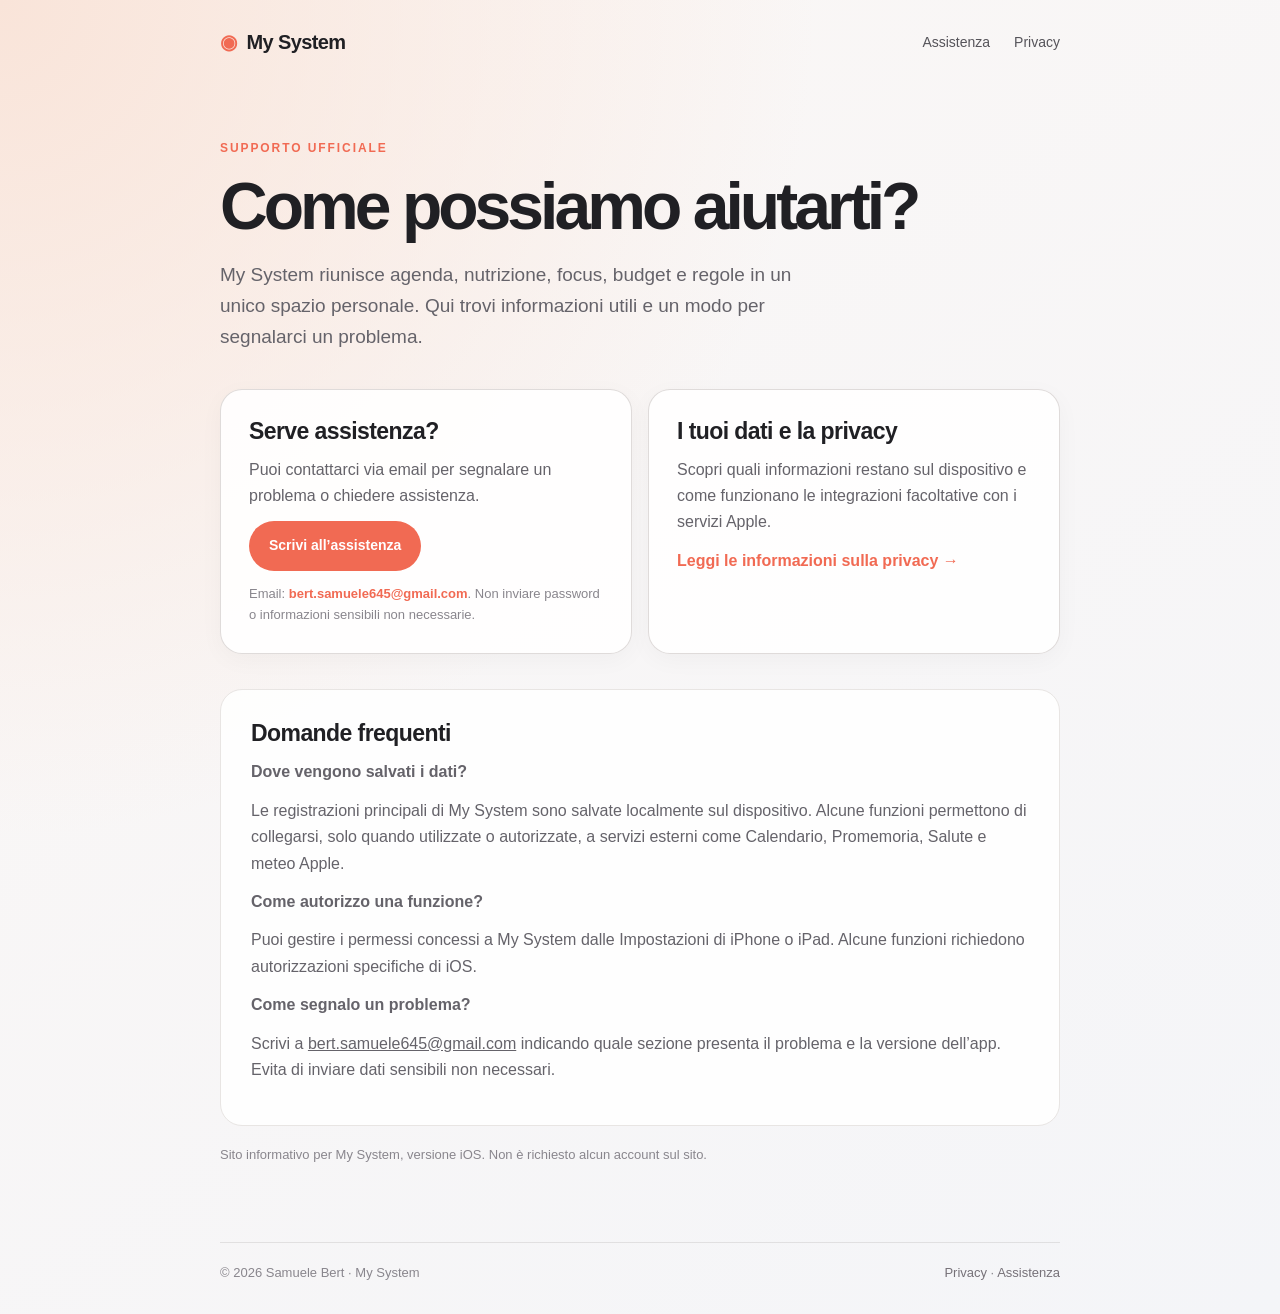
<file: index.html>
<!doctype html><html lang="it"><head><meta charset="utf-8"><meta name="viewport" content="width=device-width,initial-scale=1"><meta name="description" content="Assistenza e informazioni per My System, l'app per agenda, nutrizione, focus, budget e regole."><title>Assistenza · My System</title><link rel="stylesheet" href="style.css"></head><body><nav><a class="brand" href="./">My System</a><div class="links"><a href="./" aria-current="page">Assistenza</a><a href="privacy.html">Privacy</a></div></nav><main><span class="eyebrow">Supporto ufficiale</span><h1>Come possiamo aiutarti?</h1><p class="lead">My System riunisce agenda, nutrizione, focus, budget e regole in un unico spazio personale. Qui trovi informazioni utili e un modo per segnalarci un problema.</p><div class="cards"><article class="card"><h2>Serve assistenza?</h2><p>Puoi contattarci via email per segnalare un problema o chiedere assistenza.</p><p><a class="button" href="mailto:bert.samuele645@gmail.com?subject=Assistenza%20My%20System">Scrivi all’assistenza</a></p><p class="subtle">Email: <a href="mailto:bert.samuele645@gmail.com">bert.samuele645@gmail.com</a>. Non inviare password o informazioni sensibili non necessarie.</p></article><article class="card"><h2>I tuoi dati e la privacy</h2><p>Scopri quali informazioni restano sul dispositivo e come funzionano le integrazioni facoltative con i servizi Apple.</p><p><a href="privacy.html">Leggi le informazioni sulla privacy →</a></p></article></div><section class="section"><h2>Domande frequenti</h2><p><strong>Dove vengono salvati i dati?</strong></p><p>Le registrazioni principali di My System sono salvate localmente sul dispositivo. Alcune funzioni permettono di collegarsi, solo quando utilizzate o autorizzate, a servizi esterni come Calendario, Promemoria, Salute e meteo Apple.</p><p><strong>Come autorizzo una funzione?</strong></p><p>Puoi gestire i permessi concessi a My System dalle Impostazioni di iPhone o iPad. Alcune funzioni richiedono autorizzazioni specifiche di iOS.</p><p><strong>Come segnalo un problema?</strong></p><p>Scrivi a <a href="mailto:bert.samuele645@gmail.com">bert.samuele645@gmail.com</a> indicando quale sezione presenta il problema e la versione dell’app. Evita di inviare dati sensibili non necessari.</p></section><p class="subtle">Sito informativo per My System, versione iOS. Non è richiesto alcun account sul sito.</p></main><footer><span>© 2026 Samuele Bert · My System</span><span><a href="privacy.html">Privacy</a> · <a href="./">Assistenza</a></span></footer></body></html>
</file>
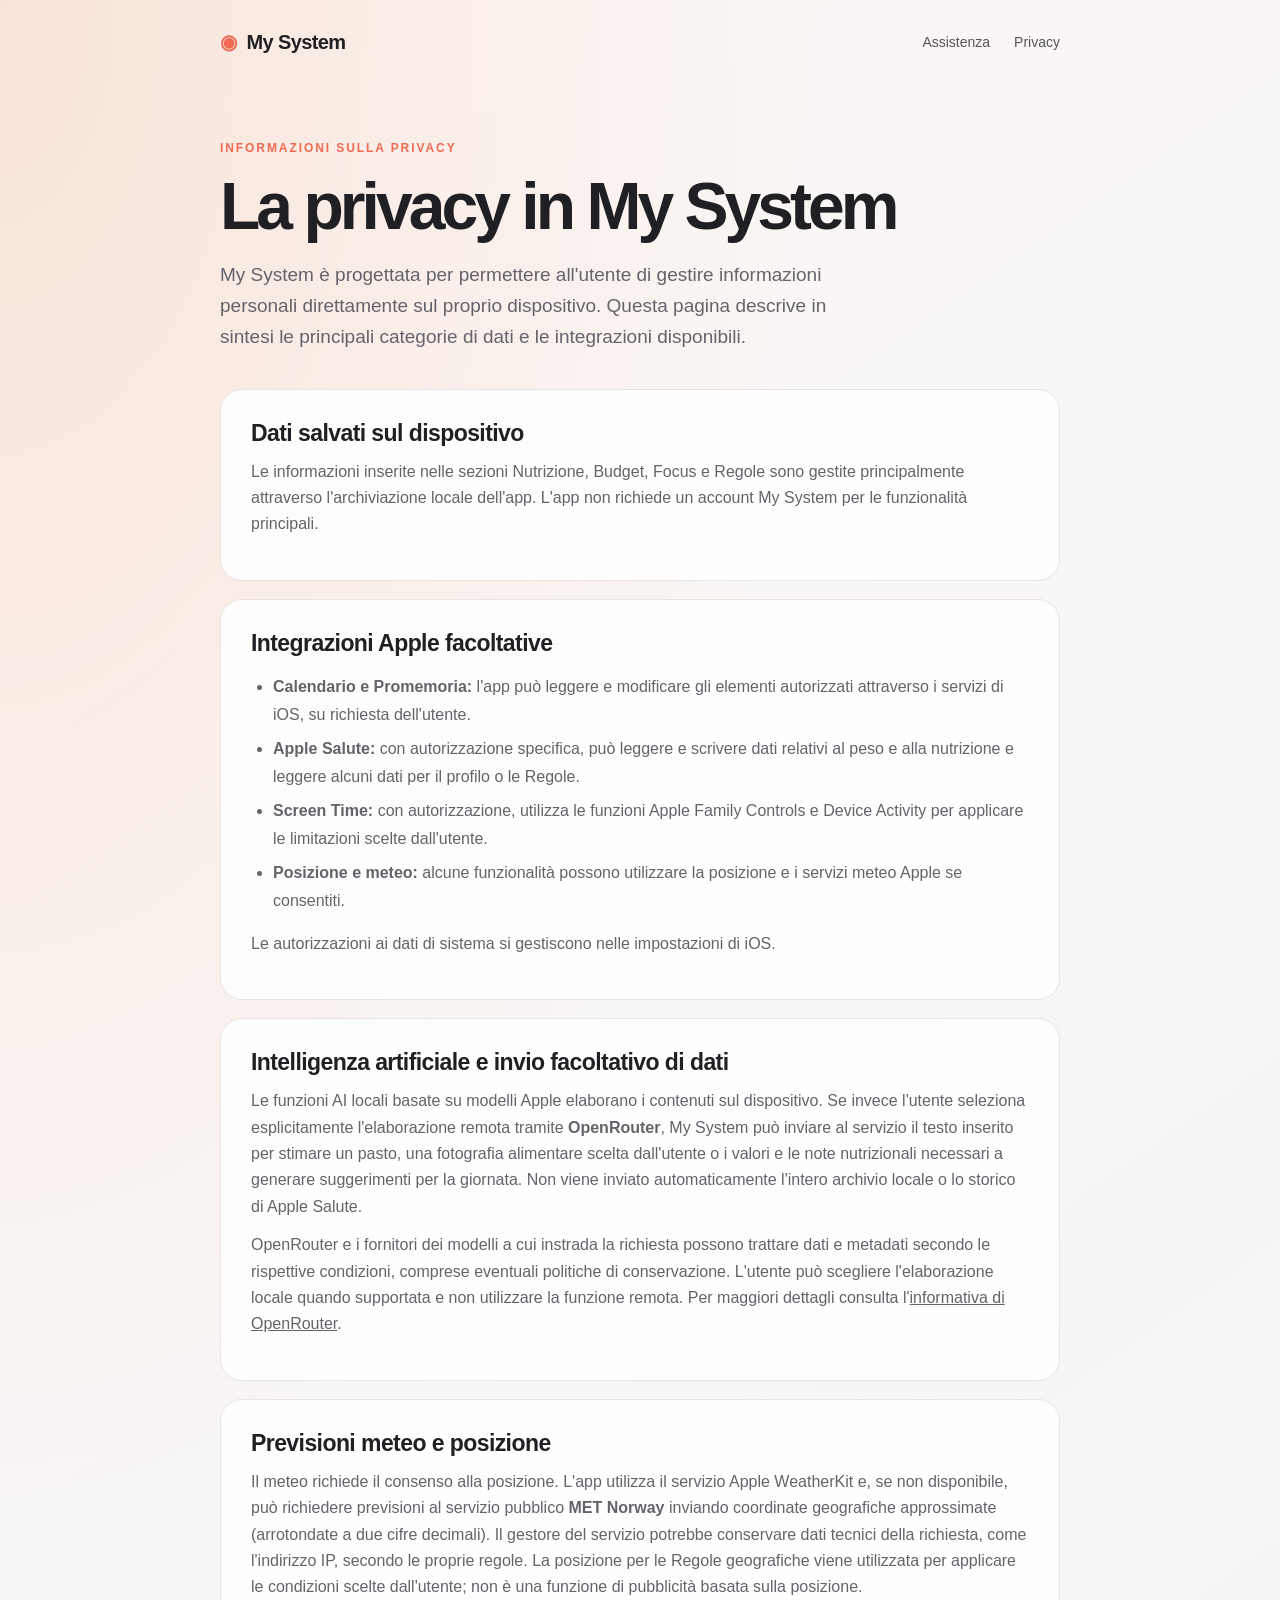
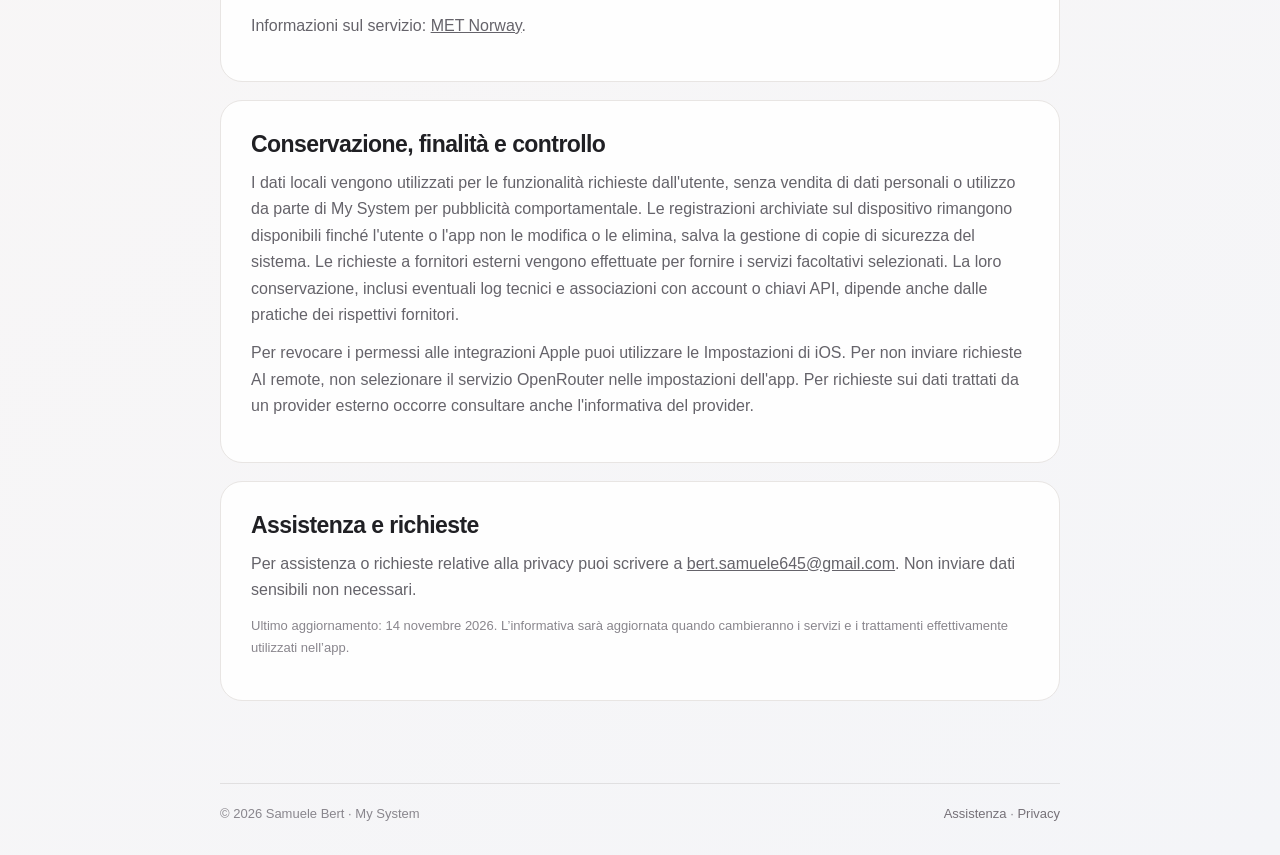
<file: privacy.html>
<!doctype html><html lang="it"><head><meta charset="utf-8"><meta name="viewport" content="width=device-width,initial-scale=1"><meta name="description" content="Informativa sul trattamento dei dati nell'app My System."><title>Privacy · My System</title><link rel="stylesheet" href="style.css"></head><body><nav><a class="brand" href="./">My System</a><div class="links"><a href="./">Assistenza</a><a href="privacy.html" aria-current="page">Privacy</a></div></nav><main><span class="eyebrow">Informazioni sulla privacy</span><h1>La privacy in My System</h1><p class="lead">My System è progettata per permettere all'utente di gestire informazioni personali direttamente sul proprio dispositivo. Questa pagina descrive in sintesi le principali categorie di dati e le integrazioni disponibili.</p><section class="section"><h2>Dati salvati sul dispositivo</h2><p>Le informazioni inserite nelle sezioni Nutrizione, Budget, Focus e Regole sono gestite principalmente attraverso l'archiviazione locale dell'app. L'app non richiede un account My System per le funzionalità principali.</p></section><section class="section"><h2>Integrazioni Apple facoltative</h2><ul><li><strong>Calendario e Promemoria:</strong> l'app può leggere e modificare gli elementi autorizzati attraverso i servizi di iOS, su richiesta dell'utente.</li><li><strong>Apple Salute:</strong> con autorizzazione specifica, può leggere e scrivere dati relativi al peso e alla nutrizione e leggere alcuni dati per il profilo o le Regole.</li><li><strong>Screen Time:</strong> con autorizzazione, utilizza le funzioni Apple Family Controls e Device Activity per applicare le limitazioni scelte dall'utente.</li><li><strong>Posizione e meteo:</strong> alcune funzionalità possono utilizzare la posizione e i servizi meteo Apple se consentiti.</li></ul><p>Le autorizzazioni ai dati di sistema si gestiscono nelle impostazioni di iOS.</p></section><section class="section"><h2>Intelligenza artificiale e invio facoltativo di dati</h2><p>Le funzioni AI locali basate su modelli Apple elaborano i contenuti sul dispositivo. Se invece l'utente seleziona esplicitamente l'elaborazione remota tramite <strong>OpenRouter</strong>, My System può inviare al servizio il testo inserito per stimare un pasto, una fotografia alimentare scelta dall'utente o i valori e le note nutrizionali necessari a generare suggerimenti per la giornata. Non viene inviato automaticamente l'intero archivio locale o lo storico di Apple Salute.</p><p>OpenRouter e i fornitori dei modelli a cui instrada la richiesta possono trattare dati e metadati secondo le rispettive condizioni, comprese eventuali politiche di conservazione. L'utente può scegliere l'elaborazione locale quando supportata e non utilizzare la funzione remota. Per maggiori dettagli consulta l'<a href="https://openrouter.ai/privacy" rel="noopener noreferrer">informativa di OpenRouter</a>.</p></section><section class="section"><h2>Previsioni meteo e posizione</h2><p>Il meteo richiede il consenso alla posizione. L'app utilizza il servizio Apple WeatherKit e, se non disponibile, può richiedere previsioni al servizio pubblico <strong>MET Norway</strong> inviando coordinate geografiche approssimate (arrotondate a due cifre decimali). Il gestore del servizio potrebbe conservare dati tecnici della richiesta, come l'indirizzo IP, secondo le proprie regole. La posizione per le Regole geografiche viene utilizzata per applicare le condizioni scelte dall'utente; non è una funzione di pubblicità basata sulla posizione.</p><p>Informazioni sul servizio: <a href="https://developer.yr.no/" rel="noopener noreferrer">MET Norway</a>.</p></section><section class="section"><h2>Conservazione, finalità e controllo</h2><p>I dati locali vengono utilizzati per le funzionalità richieste dall'utente, senza vendita di dati personali o utilizzo da parte di My System per pubblicità comportamentale. Le registrazioni archiviate sul dispositivo rimangono disponibili finché l'utente o l'app non le modifica o le elimina, salva la gestione di copie di sicurezza del sistema. Le richieste a fornitori esterni vengono effettuate per fornire i servizi facoltativi selezionati. La loro conservazione, inclusi eventuali log tecnici e associazioni con account o chiavi API, dipende anche dalle pratiche dei rispettivi fornitori.</p><p>Per revocare i permessi alle integrazioni Apple puoi utilizzare le Impostazioni di iOS. Per non inviare richieste AI remote, non selezionare il servizio OpenRouter nelle impostazioni dell'app. Per richieste sui dati trattati da un provider esterno occorre consultare anche l'informativa del provider.</p></section><section class="section"><h2>Assistenza e richieste</h2><p>Per assistenza o richieste relative alla privacy puoi scrivere a <a href="mailto:bert.samuele645@gmail.com">bert.samuele645@gmail.com</a>. Non inviare dati sensibili non necessari.</p><p class="subtle">Ultimo aggiornamento: 14 novembre 2026. L’informativa sarà aggiornata quando cambieranno i servizi e i trattamenti effettivamente utilizzati nell’app.</p></section></main><footer><span>© 2026 Samuele Bert · My System</span><span><a href="./">Assistenza</a> · <a href="privacy.html">Privacy</a></span></footer></body></html>
</file>
<file: style.css>
:root{color-scheme:light dark;--ink:#202024;--muted:#74747b;--line:#e8e5e3;--coral:#f16a53;--bg:#faf8f7;--card:#fff}*{box-sizing:border-box}html{font-family:-apple-system,BlinkMacSystemFont,"SF Pro Display","Helvetica Neue",sans-serif;scroll-behavior:smooth}body{margin:0;color:var(--ink);background:radial-gradient(ellipse at top left,#f9e4d9 0,transparent 45%),linear-gradient(145deg,#fbf7f5,#f4f5f8);min-height:100vh}a{color:inherit}nav,main,footer{width:min(840px,calc(100% - 40px));margin:auto}nav{display:flex;align-items:center;justify-content:space-between;padding:30px 0 12px;gap:20px}.brand{font-size:20px;font-weight:750;letter-spacing:-.6px;text-decoration:none}.brand::before{content:"◉";color:var(--coral);margin-right:10px}nav .links{display:flex;gap:24px}nav .links a{text-decoration:none;font-size:14px;color:#56545a}nav .links a:hover{color:var(--coral)}main{padding:72px 0 64px}.eyebrow{color:var(--coral);font-size:12px;letter-spacing:.16em;font-weight:750;text-transform:uppercase}h1{font-size:clamp(42px,7vw,66px);letter-spacing:-.06em;line-height:1.04;margin:16px 0 18px}h2{font-size:23px;letter-spacing:-.025em;margin:0 0 12px}p{line-height:1.65;color:#65636a;margin:0 0 12px}.lead{font-size:19px;max-width:620px;margin:0 0 36px}.cards{display:grid;grid-template-columns:repeat(2,minmax(0,1fr));gap:16px;margin:35px 0}.card{background:rgba(255,255,255,.88);border:1px solid rgba(220,216,214,.9);box-shadow:0 6px 25px rgba(41,30,25,.035);border-radius:22px;padding:28px}.card p:last-child{margin-bottom:0}.card a{color:var(--coral);font-weight:650;text-decoration:none}.subtle{color:#89868d;font-size:13px}.button{display:inline-block;background:var(--coral);color:#fff!important;text-decoration:none;font-size:14px;padding:13px 20px;border-radius:999px;font-weight:700}.section{background:rgba(255,255,255,.88);border:1px solid var(--line);border-radius:22px;padding:30px;margin:18px 0}.section h2{margin-bottom:12px}.section ul{color:#65636a;line-height:1.75;padding-left:22px}.section li{margin:6px 0}footer{border-top:1px solid rgba(160,155,155,.25);padding:22px 0 34px;color:#89868d;font-size:13px;display:flex;justify-content:space-between;gap:16px;flex-wrap:wrap}footer a{text-decoration:none;color:#767178}@media(max-width:620px){nav{padding-top:22px}.cards{grid-template-columns:1fr}main{padding:45px 0}.card,.section{padding:23px}nav .links{gap:14px}}@media(prefers-color-scheme:dark){:root{--ink:#f5f3f3;--muted:#bdb8b8;--line:#464145;--bg:#222126;--card:#2e292c}body{background:radial-gradient(ellipse at top left,#452f2c 0,transparent 48%),linear-gradient(145deg,#212024,#28262d)}nav .links a,.subtle,footer,footer a{color:#b9b4b7}p,.section ul{color:#c9c4c6}.card,.section{background:#302d32;border-color:#494349}.brand{color:#fafafa}}
</file>
